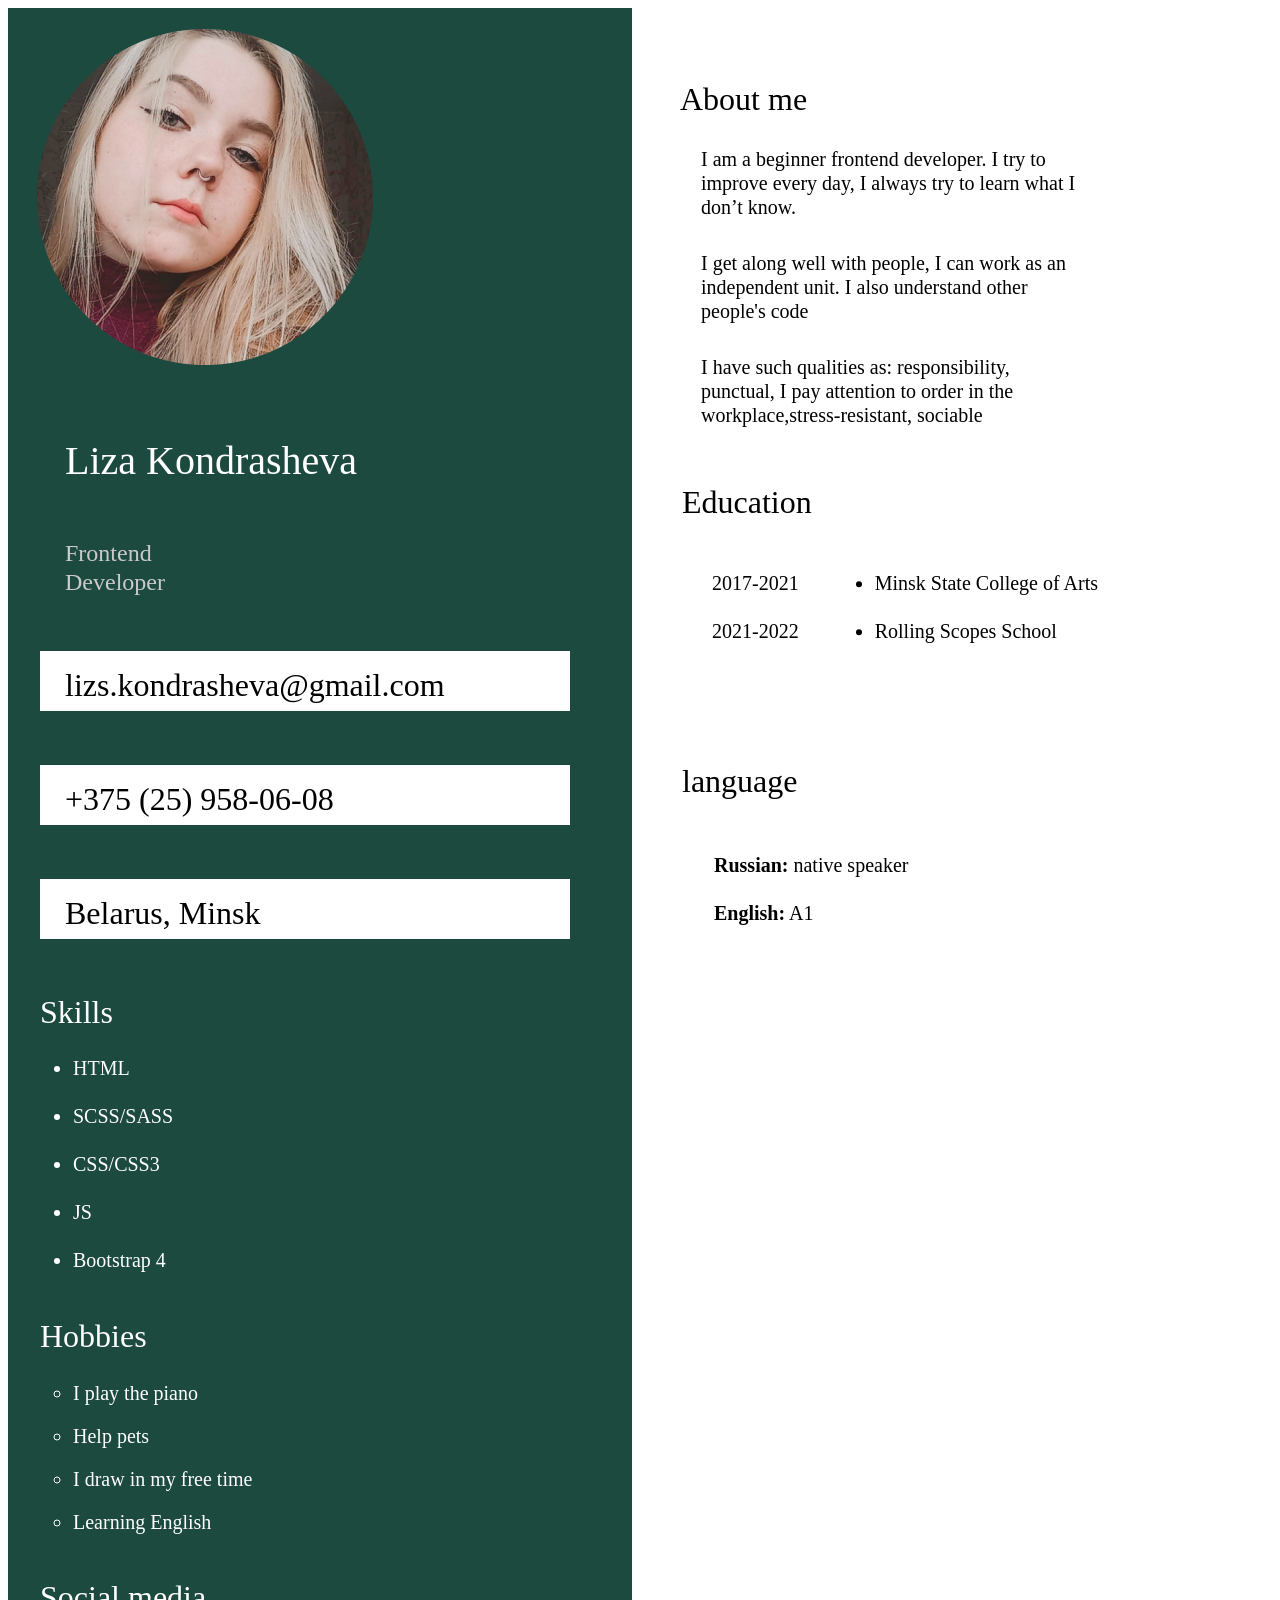
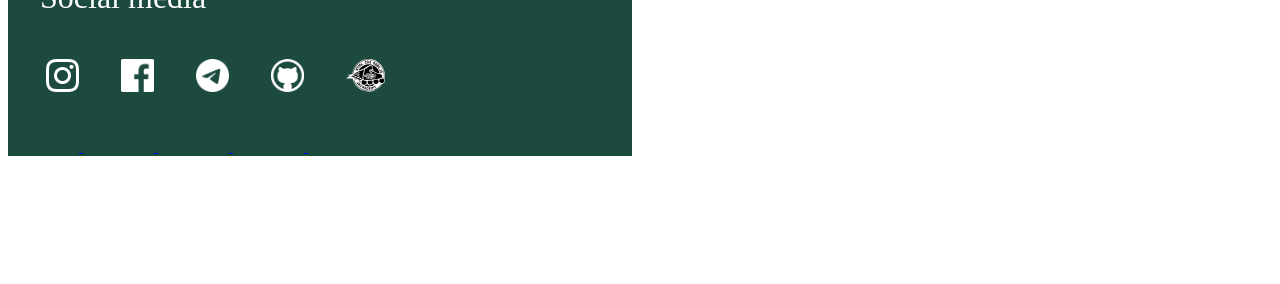
<file: index.html>
<!DOCTYPE html>
<html lang="en">
<head>
    <meta charset="UTF-8">
    <meta http-equiv="X-UA-Compatible" content="IE=edge">
    <meta name="viewport" content="width=device-width, initial-scale=1.0">
    <title>Liza kondrasheva</title>
    <link href="https://fonts.googleapis.com/css2 ?family=Merriweather:ital,wght@0,300;0,400;0,700;0,900;1,300;1,400;1,700;1,900&family=PT+Serif:ital@0;1&family=Poppins:ital,wght@0,100;0,200;0,300;0,400;0,500;0,600;0,700;0,800;0,900;1,100;1,200;1,300;1,400;1,500;1,600;1,700;1,800;1,900&display=swap" rel="таблица стилей">
    <link rel="stylesheet" href="style.css">
</head>
<body>
    <section>
        <div class="container">
            <div class="inform">
                <div class="photo">
                    <img src="img/Ellipse1.png" alt="photo">
                </div>
                <div class="texts">
                    <div class="title">Liza Kondrasheva</div>
                    <div class="subtitle">Frontend <br> Developer</div>
                </div>
                <div class="blocks">
                    <div class="block">
                        <div class="text">lizs.kondrasheva@gmail.com</div>
                    </div>
                    <div class="block">
                        <div class="text">+375 (25) 958-06-08</div>
                    </div>
                    <div class="block">
                        <div class="text">Belarus, Minsk</div>
                    </div>
                </div>
                <div class="skills">
                    <ul>
                        <li class="skill">Skills</li>
                        <li class="link">HTML</li>
                        <li class="link">SCSS/SASS</li>
                        <li class="link">CSS/CSS3</li>
                        <li class="link">JS</li>
                        <li class="link">Bootstrap 4</li>
                    </ul>
                </div>
                <div class="Hobbies">
                    <ul>
                        <li class="Hobbi">Hobbies</li>
                        <li class="descr">I play the piano</li>
                        <li class="descr">Help pets</li>
                        <li class="descr">I draw in my free time</li>
                        <li class="descr">Learning English</li>
                    </ul>
                </div>
                <footer>
                    <div class="media">
                        <div class="social">Social media</div>
                        <a href="https://www.instagram.com/kondra_liza/">
                            <img src="icons/Vector1.png" alt="instagram" class="icon">
                        </a>
                        <a href="https://www.facebook.com/profile.php?id=100013240274930">
                            <img src="icons/Vector2.png" alt="facebook" class="icon">
                        </a>
                        <a href="https://web.telegram.org/z/#880267395">
                            <img src="icons/Vector3.png" alt="telegram" class="icon">
                        </a>
                        <a href="https://github.com/lizakondrasheva">
                            <img src="icons/github-icon-white-github-icon-black-background-symbol-logo-trademark-steering-wheel-transparent-png-842663.png" alt="github" class="icon">
                        </a>
                        <a href="https://app.rs.school/">
                            <img src="icons/logo_rs2.svg" alt="rs school" class="icon">
                        </a>
                    </div>
                </footer>
            </div>
        </div>
    </section>
    <section>
        <div class="container">
            <div class="informs">
                <div class="about">About me</div>
                <div class="wrapper">I am a beginner frontend developer. I try to improve every day, I always try to learn what I don’t know.</div>
                <div class="wrapper">I get along well with people, I can work as an independent unit. I also understand other people's code</div>
                <div class="wrapper">I have such qualities as: responsibility, punctual, I pay attention to order in the workplace,stress-resistant, sociable
                </div>
                    <div class="Educations">
                        <div class="Education">Education</div>
                        <div class="dates">
                            <ul>
                                <li class="date">2017-2021</li>
                                <li class="date">2021-2022</li>
                            </ul>
                            <ul>
                                <li class="item">Minsk State College of Arts</li>
                                <li class="item">Rolling Scopes School</li>
                            </ul>
                        </div>
                    </div>
                <div class="languages">
                    <div class="language">language</div>
                    <ul>
                        <li class="en"><b>Russian:</b> native speaker</li>
                        <li class="en"><b>English:</b> A1</li>
                    </ul>
                </div>
            </div>
        </div>
    </section>
</body>
</html>
</file>
<file: style.css>
.container {
    height: 900px;
    margin: 0 auto;
}

.inform {
    width: 624px;
    background: #1C4A3F;
}

.photo {
    padding: 21px 0 0 29px;
}

.texts {
    margin: 68px 0 54px 57px;
}

.title {
    
    font-weight: 400;
    font-size: 40px;
    line-height: 48px;
    color: #FFFFFF;
}

.subtitle {
    margin: 54px 0;
    font-weight: 400;
    font-size: 24px;
    line-height: 29px;
    color: #CACACA;
}

.block {
    position: relative;
    margin-bottom: 54px ;
    width: 530px;
    height: 60px;
    left: 32px;
    background-color: #FFFFFF;
}

.text {
    position: absolute;
    margin: 15px 0 6px 25px;
    font-weight: 400;
    font-size: 32px;
    line-height: 39px;
    color: #000000;
}

.skills {
    margin: 0;
}

.skill {
    margin: 26px 0 5px 32px;
    font-weight: 400;
    font-size: 32px;
    line-height: 39px;
    list-style-type: none;
    color: #FFFFFF;
}

ul {
    padding: 0;
}

.link {
    margin: 24px 0 0 65px ;
    font-weight: 400;
    font-size: 20px;
    line-height: 24px;
    color: #FFFFFF;
}

.Hobbi {
    margin: 45px 0 25px 32px;
    font-weight: 400;
    font-size: 32px;
    line-height: 39px;
    list-style-type: none;
    color: #FFFFFF;
}

.descr {
    margin: 0 0 19px 65px;
    list-style-type: circle;
    font-weight: 400;
    font-size: 20px;
    line-height: 24px;
    color: #FFFFFF;
}

.social {
    margin: 44px 0 42px 32px ;
    font-weight: 400;
    font-size: 32px;
    line-height: 39px;
    color: #FFFFFF;
}

.icon {
    margin: 0 0 60px 38px;
    max-height: 33px;
}

.informs {
    transform: translate(78%,-106%);
    width: 800px;
}

.about {
    margin: 68px 0 28px 48px;
    font-weight: 400;
    font-size: 32px;
    line-height: 39px;
    color: #000000;
}

.wrapper {
    margin: 0 0 32px 69px;
    width: 375px;
    font-weight: 400;
    font-size: 20px;
    line-height: 24px;
    color: #000000;
}

.Education {
    margin: 56px 0 33px 50px;
    font-weight: 400;
    font-size: 32px;
    line-height: 39px;
    color: #000000;
}

.dates {
    margin-left: 80px;
    display: flex;
    flex-direction: row;
}

.date {
    margin-bottom: 24px;
    margin-right: 76px;
    font-weight: 400;
    font-size: 20px;
    line-height: 24px;
    color: #000000;
    list-style-type: none;
}

.item {
    margin-bottom: 24px;
    font-weight: 400;
    font-size: 20px;
    line-height: 24px;
    color: #000000;
}

.language {
    margin: 79px 0 52px 50px;
    font-weight: 400;
    font-size: 32px;
    line-height: 39px;
    color: #000000;
}

.en {
    margin-left: 82px;
    margin-bottom: 24px;
    font-weight: 400;
    font-size: 20px;
    line-height: 24px;
    list-style-type: none;
    color: #000000;

}
</file>
